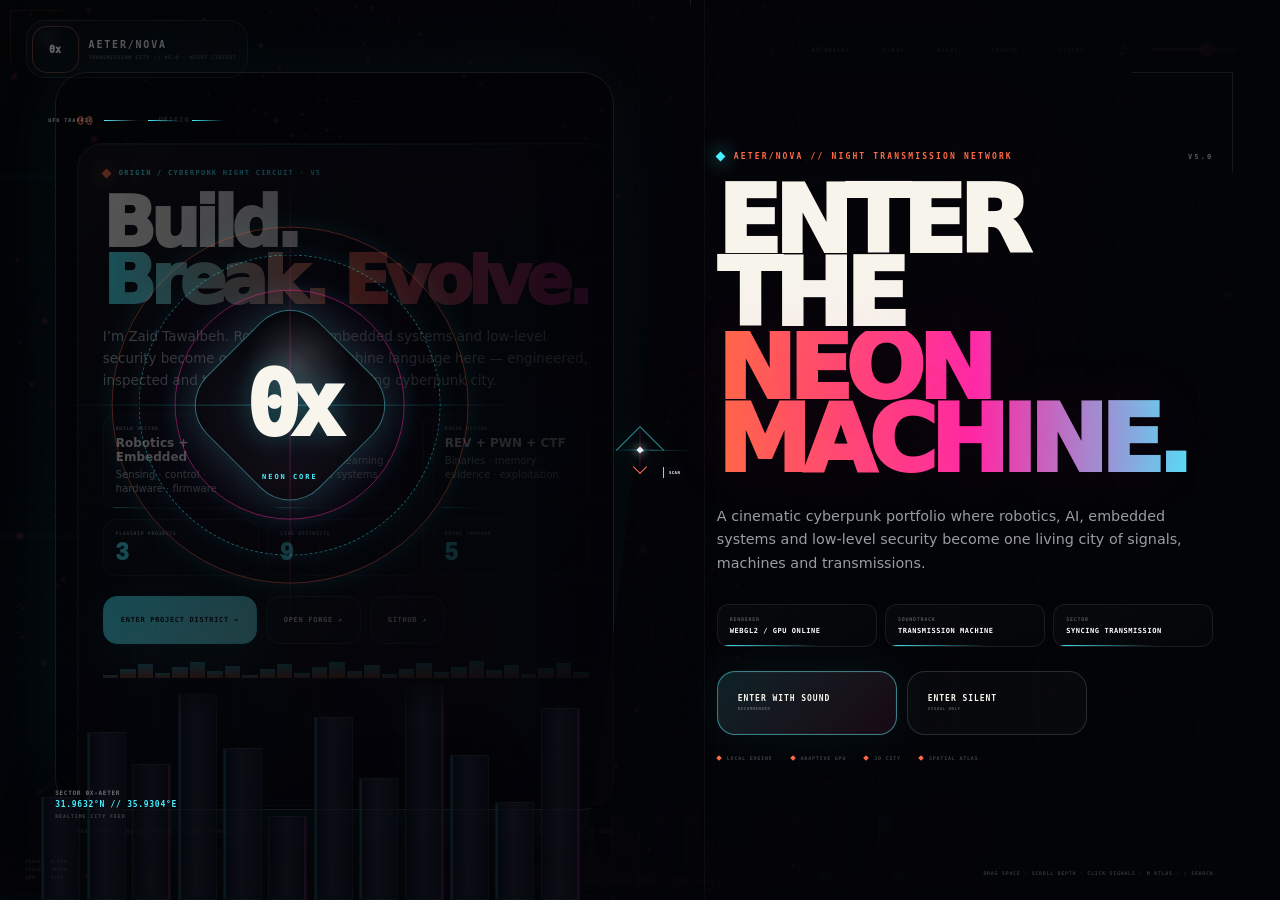
<file: index.html>
<!doctype html>
<html lang="en">
<head>
  <meta charset="utf-8" />
  <meta name="viewport" content="width=device-width,initial-scale=1,viewport-fit=cover" />
  <meta name="theme-color" content="#05070b" />
  <meta name="description" content="0xAeterNova — Transmission Machine V5.0. Cinematic cyberpunk portfolio for robotics, AI, embedded systems and low-level security." />
  <title>0xAeterNova // Transmission Machine V5</title>
  <link rel="icon" href="assets/ui/favicon.svg" />
  <link rel="stylesheet" href="css/app.css?v=5.0.0" />
  <script defer src="js/bootstrap.js?v=5.0.0"></script>
</head>
<body data-route="home">
  <canvas id="webgl" aria-hidden="true"></canvas>
  <div class="atmosphere" aria-hidden="true"></div>
  <div class="rain" aria-hidden="true"></div>
  <div class="film" aria-hidden="true"></div>
  <div class="edge-shade" aria-hidden="true"></div>
  <div class="scan-beam" aria-hidden="true"></div>

  <div id="boot" class="boot">
    <div class="boot-viewport" aria-hidden="true">
      <div class="boot-grid"></div>
      <div class="boot-core">
        <i class="bc-ring r1"></i><i class="bc-ring r2"></i><i class="bc-ring r3"></i>
        <span class="bc-axis x"></span><span class="bc-axis y"></span>
        <b>0x</b><em>NEON CORE</em>
      </div>
      <div class="boot-skyline">
        <i style="--h:44%"></i><i style="--h:72%"></i><i style="--h:58%"></i><i style="--h:88%"></i><i style="--h:65%"></i><i style="--h:36%"></i><i style="--h:78%"></i><i style="--h:52%"></i><i style="--h:92%"></i><i style="--h:62%"></i><i style="--h:42%"></i><i style="--h:82%"></i>
      </div>
      <div class="boot-flight"><span>UFO TRAFFIC</span><i></i><i></i><i></i></div>
      <div class="boot-coordinates"><span>SECTOR 0X-AETER</span><b>31.9632°N // 35.9304°E</b><small>REALTIME CITY FEED</small></div>
    </div>

    <div class="boot-panel">
      <div class="boot-kicker"><i></i><span>AETER/NOVA // NIGHT TRANSMISSION NETWORK</span><b>V5.0</b></div>
      <h1>ENTER THE<br><span>NEON MACHINE.</span></h1>
      <p>A cinematic cyberpunk portfolio where robotics, AI, embedded systems and low-level security become one living city of signals, machines and transmissions.</p>

      <div class="boot-status-grid">
        <div><small>RENDERER</small><b id="boot-renderer">LOCAL WEBGL2</b><i></i></div>
        <div><small>SOUNDTRACK</small><b>TRANSMISSION MACHINE</b><i></i></div>
        <div><small>SECTOR</small><b id="boot-status">INITIALIZING CITY</b><i></i></div>
      </div>

      <div class="boot-actions">
        <button id="enter-sound" class="enter primary magnetic" type="button"><span>ENTER WITH SOUND</span><em>RECOMMENDED</em></button>
        <button id="enter-silent" class="enter magnetic" type="button"><span>ENTER SILENT</span><em>VISUAL ONLY</em></button>
      </div>

      <div class="boot-meta"><span>LOCAL ENGINE</span><span>ADAPTIVE GPU</span><span>3D CITY</span><span>SPATIAL ATLAS</span></div>
      <div id="boot-warning" class="boot-warning" hidden></div>
      <div class="boot-instruction">DRAG SPACE · SCROLL DEPTH · CLICK SIGNALS · M ATLAS · / SEARCH</div>
    </div>
  </div>

  <div id="transition" class="transition" aria-hidden="true">
    <div class="transition-grid"></div>
    <div class="transition-horizon"></div>
    <div class="transition-iris"><i></i><i></i><i></i></div>
    <div class="transition-word"><small id="transition-kicker">TRANSMITTING</small><b id="transition-word">ORIGIN</b><em>SECTOR HANDOFF</em></div>
    <div class="blade b1"></div><div class="blade b2"></div><div class="blade b3"></div><div class="blade b4"></div><div class="blade b5"></div>
    <div class="tx-line l1"></div><div class="tx-line l2"></div><div class="tx-line l3"></div><div class="tx-line l4"></div>
    <div class="transition-flare"></div>
  </div>

  <header class="topbar" id="topbar">
    <button class="brand magnetic" type="button" data-route="home" aria-label="Home">
      <span class="brand-glyph">0x</span>
      <span class="brand-copy"><b>AETER/NOVA</b><small>TRANSMISSION CITY // V5.0 · NIGHT CIRCUIT</small></span>
    </button>
    <div class="top-controls">
      <button class="micro-btn magnetic" id="tour-btn" type="button">AUTOPILOT</button>
      <button class="micro-btn magnetic" id="explode-btn" type="button" title="Separate the active 3D machine into engineering layers">X-RAY</button>
      <button class="micro-btn magnetic" id="map-btn" type="button">ATLAS</button>
      <button class="micro-btn magnetic" id="command-btn" type="button">SEARCH /</button>
      <button class="micro-btn magnetic" id="cinema-btn" type="button">CINEMA</button>
      <div class="sound-cluster">
        <button class="round-btn magnetic" id="sound-btn" type="button" aria-label="Toggle audio">♪</button>
        <input id="volume" class="volume" type="range" min="0" max="100" value="68" aria-label="Audio volume" />
      </div>
    </div>
  </header>

  <nav class="phase-dial" id="phase-dial" aria-label="Portfolio sections"></nav>

  <aside id="lens" class="lens lens-left" aria-live="polite">
    <div class="lens-index"><span id="lens-num">00</span><i></i><span id="lens-code">ORIGIN</span></div>
    <div id="lens-content" class="lens-content"></div>
    <div class="lens-foot"><span id="lens-hint">DRAG SPACE · SCROLL DEPTH · CLICK SIGNALS</span><span id="lens-status">LOCAL 3D INITIALIZING</span></div>
  </aside>

  <div class="telemetry" id="telemetry" aria-hidden="true">
    <span>PHASE</span><b id="telemetry-phase">0.000</b><span>FIELD</span><b id="telemetry-field">AETER</b><span>GPU</span><b id="telemetry-gpu">AUTO</b>
  </div>

  <div class="cursor" id="cursor" aria-hidden="true">
    <i class="cursor-core"></i><b class="cursor-frame"></b><span class="cursor-arm h"></span><span class="cursor-arm v"></span><span class="cursor-beam"></span><em id="cursor-lock">SCAN</em>
  </div>
  <div id="cursor-trail" class="cursor-trail" aria-hidden="true"></div>
  <div id="cursor-pulses" class="cursor-pulses" aria-hidden="true"></div>

  <div class="world-ornaments" aria-hidden="true">
    <i class="orbit-arc a1"></i><i class="orbit-arc a2"></i><i class="orbit-arc a3"></i>
    <span class="horizon-code">AETER/NOVA // NIGHT CIRCUIT 5.0</span>
    <b class="world-corner c1"></b><b class="world-corner c2"></b>
    <span class="city-ticker">SECTOR LIGHTS ONLINE // TRAFFIC NORMAL // SIGNAL ENCRYPTION ACTIVE</span>
  </div>

  <section id="map" class="overlay map-overlay" aria-label="3D signal atlas" hidden>
    <div class="atlas-hud">
      <div class="atlas-eyebrow"><i></i><span>SPATIAL NAVIGATION NETWORK</span><b id="atlas-node-count">00 SIGNALS</b></div>
      <h2>NEON<br><span>ATLAS</span></h2>
      <p>Orbit the city lattice. Hover to isolate routes, project districts and transmission links. Click any node to jump directly into that sector.</p>
      <div class="atlas-legend"><span><i class="dot core"></i>CORE</span><span><i class="dot project"></i>PROJECT</span><span><i class="dot craft"></i>TRAFFIC</span><span><i class="dot district"></i>DISTRICT</span></div>
      <button class="map-close magnetic" type="button" data-close="map">CLOSE ATLAS ×</button>
    </div>
    <div class="atlas-focus"><small>TARGET LOCK</small><b id="map-focus-name">NO SIGNAL</b><span id="map-focus-meta">MOVE THROUGH THE CONSTELLATION</span><i class="focus-wave"></i><i class="focus-wave w2"></i></div>
    <div class="atlas-route-stack" id="atlas-route-stack"></div>
    <div class="map-reticle" aria-hidden="true"><i></i><i></i><b></b><span></span><em></em></div>
    <div class="atlas-sweep" aria-hidden="true"></div>
    <div id="map-labels" class="map-labels"></div>
    <div class="map-coordinates"><span>ASTROMETRY</span><b id="map-readout">00.000 // 00.000</b><small>AETER/NOVA NAVCOM // M</small></div>
  </section>

  <section id="command" class="overlay search-overlay" aria-label="Spectral search" hidden>
    <div class="search-console">
      <div class="search-head"><div><small>SPECTRAL ACQUISITION ARRAY // /</small><b>Find a project, skill, system or district</b></div><button class="close-btn magnetic" type="button" data-close="search">×</button></div>
      <div class="search-input-wrap"><span class="search-prompt">λ</span><input id="command-input" class="command-input" autocomplete="off" placeholder="Try: reverse, Rust, RuVigil, forensics, AI…" /><b class="search-caret"></b></div>
      <div class="search-spectrum" aria-hidden="true">${''}</div>
      <div id="command-results" class="command-results"></div>
      <div class="search-foot"><span>↑ ↓ TUNE</span><span>ENTER LOCK</span><span>ESC RELEASE</span></div>
    </div>
    <div class="search-radar" aria-hidden="true"><i></i><i></i><i></i><b></b><span></span><em>ACQUIRING</em></div>
    <div class="search-vector" aria-hidden="true"><i></i><i></i><i></i><i></i></div>
    <div class="search-echo" id="search-echo" aria-hidden="true">AWAITING SIGNAL</div>
  </section>

  <div id="engine-error" class="engine-error" hidden></div>
  <div id="disassembly-hud" class="disassembly-hud" hidden><small>ENGINEERING X-RAY // X</small><b>MACHINE OPEN</b><span>The active structure is separated into functional shells. Drag to inspect · X to close.</span><i></i></div>
  <div id="toast" class="toast"></div>
  <div class="mobile-tip">SWIPE SPACE · TAP SIGNALS · USE BOTTOM PHASE RAIL</div>
  <div class="build-badge" title="If you see this, V5.0 is loaded">BUILD 5.0 · NIGHT CIRCUIT</div>

  <audio id="soundtrack" preload="auto" loop crossorigin="anonymous">
    <source src="assets/audio/transmission-machine.ogg" type="audio/ogg" />
    <source src="assets/audio/transmission-machine.mp3" type="audio/mpeg" />
  </audio>

  <script type="module" src="js/app.js?v=5.0.0"></script>
</body>
</html>
</file>
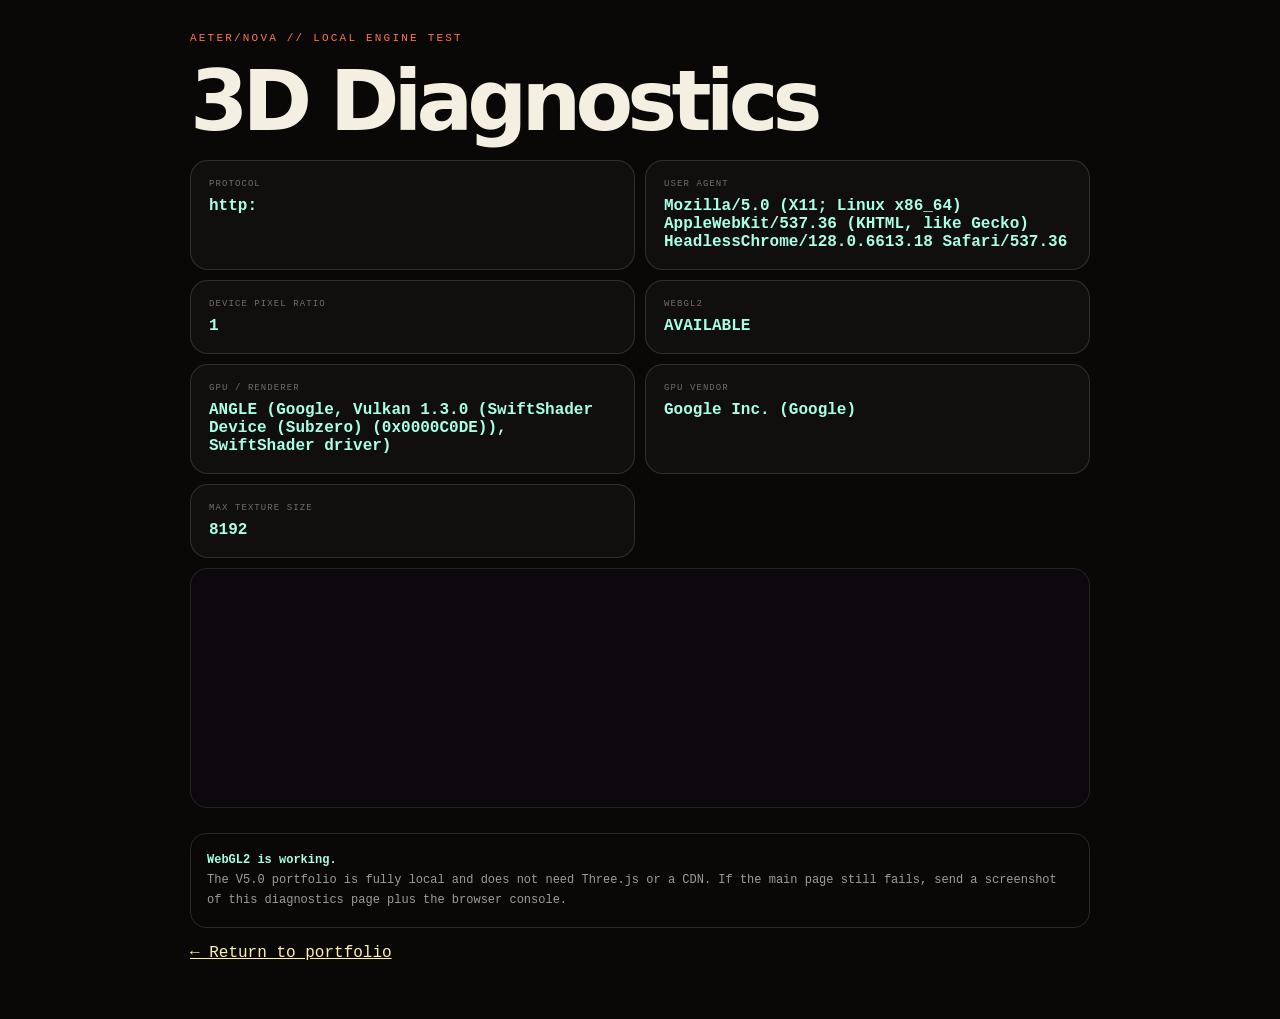
<file: DIAGNOSTICS.html>
<!doctype html><html lang="en"><head><meta charset="utf-8"><meta name="viewport" content="width=device-width,initial-scale=1"><title>AeterNova Diagnostics</title><style>
*{box-sizing:border-box}body{margin:0;background:#090807;color:#f5efe2;font-family:ui-monospace,SFMono-Regular,Menlo,monospace;min-height:100vh;padding:32px}main{max-width:900px;margin:auto}h1{font:900 clamp(40px,7vw,84px)/.9 system-ui,sans-serif;letter-spacing:-.07em;margin:20px 0}.k{color:#ff744f;letter-spacing:.2em;font-size:11px}.grid{display:grid;grid-template-columns:repeat(2,1fr);gap:10px}.card{padding:18px;border:1px solid #ffffff22;border-radius:18px;background:#ffffff08}.card small,.card b,.card span{display:block}.card small{color:#ffffff66;font-size:9px;letter-spacing:.12em}.card b{margin-top:8px;font-size:16px}.ok{color:#a9ffe6}.bad{color:#ff8e70}canvas{width:100%;height:240px;border:1px solid #ffffff22;border-radius:18px;margin-top:10px;background:#050506}.note{margin-top:20px;padding:16px;border:1px solid #ffffff22;border-radius:16px;color:#ffffff99;line-height:1.7;font-size:12px}a{color:#fff0ad}@media(max-width:650px){.grid{grid-template-columns:1fr}body{padding:18px}}
</style></head><body><main><div class="k">AETER/NOVA // LOCAL ENGINE TEST</div><h1>3D Diagnostics</h1><div class="grid" id="grid"></div><canvas id="test"></canvas><div class="note" id="note"></div><p><a href="index.html">← Return to portfolio</a></p></main><script>
const grid=document.getElementById('grid'),note=document.getElementById('note'),canvas=document.getElementById('test');
function card(k,v,ok=true){grid.insertAdjacentHTML('beforeend',`<div class="card"><small>${k}</small><b class="${ok?'ok':'bad'}">${v}</b></div>`)}
card('PROTOCOL',location.protocol,location.protocol!=='file:');card('USER AGENT',navigator.userAgent,true);card('DEVICE PIXEL RATIO',String(devicePixelRatio),true);
let gl=null;try{gl=canvas.getContext('webgl2',{antialias:true});}catch(e){}
card('WEBGL2',gl?'AVAILABLE':'UNAVAILABLE',!!gl);
if(gl){const dbg=gl.getExtension('WEBGL_debug_renderer_info');const renderer=dbg?gl.getParameter(dbg.UNMASKED_RENDERER_WEBGL):gl.getParameter(gl.RENDERER);const vendor=dbg?gl.getParameter(dbg.UNMASKED_VENDOR_WEBGL):gl.getParameter(gl.VENDOR);card('GPU / RENDERER',renderer||'unknown',true);card('GPU VENDOR',vendor||'unknown',true);card('MAX TEXTURE SIZE',String(gl.getParameter(gl.MAX_TEXTURE_SIZE)),true);gl.viewport(0,0,canvas.width=900,canvas.height=240);gl.clearColor(.05,.03,.05,1);gl.clear(gl.COLOR_BUFFER_BIT);note.innerHTML='<b class="ok">WebGL2 is working.</b><br>The V5.0 portfolio is fully local and does not need Three.js or a CDN. If the main page still fails, send a screenshot of this diagnostics page plus the browser console.';}else{note.innerHTML='<b class="bad">WebGL2 is disabled or unavailable.</b><br>In Chrome/Edge, enable hardware acceleration in browser settings and restart the browser. Then try again.'}
</script></body></html>
</file>
<file: css/app.css>
:root{
  --bg:#04060a;--panel:rgba(7,10,15,.78);--panel2:rgba(12,13,21,.66);--text:#f7f4ec;--muted:rgba(236,240,246,.58);--line:rgba(255,255,255,.12);
  --a:#ff6a45;--b:#ff2ba6;--c:#45f1ff;--ease:cubic-bezier(.16,1,.3,1);--safe:clamp(14px,2vw,34px);--audio-level:0;--render-quality:1
}
*{box-sizing:border-box}html,body{margin:0;width:100%;height:100%;overflow:hidden;background:var(--bg);color:var(--text);font-family:Inter,ui-sans-serif,system-ui,-apple-system,BlinkMacSystemFont,"Segoe UI",sans-serif}body{cursor:none}button,input,a{font:inherit;color:inherit}button{cursor:none}button,a{-webkit-tap-highlight-color:transparent}::selection{background:var(--c);color:#020407}a{text-decoration:none}
#webgl{position:fixed;inset:0;z-index:0;width:100%;height:100%;display:block;background:#030509}
.atmosphere,.rain,.film,.edge-shade,.scan-beam{position:fixed;inset:0;pointer-events:none}.atmosphere{z-index:1;background:radial-gradient(circle at 75% 18%,color-mix(in srgb,var(--b) 9%,transparent),transparent 35%),radial-gradient(circle at 20% 82%,color-mix(in srgb,var(--c) 7%,transparent),transparent 36%);mix-blend-mode:screen;transition:background 1s var(--ease)}.rain{z-index:2;opacity:.11;background-image:repeating-linear-gradient(102deg,transparent 0 16px,rgba(255,255,255,.22) 17px,transparent 18px 42px);background-size:330px 620px;animation:rainShift 3.8s linear infinite;mask-image:linear-gradient(transparent,rgba(0,0,0,.8) 20%,rgba(0,0,0,.95) 75%,transparent)}@keyframes rainShift{to{background-position:-90px 620px}}.film{z-index:3;opacity:.04;mix-blend-mode:soft-light;background-image:url("data:image/svg+xml,%3Csvg viewBox='0 0 180 180' xmlns='http://www.w3.org/2000/svg'%3E%3Cfilter id='n'%3E%3CfeTurbulence type='fractalNoise' baseFrequency='.82' numOctaves='3' stitchTiles='stitch'/%3E%3C/filter%3E%3Crect width='100%25' height='100%25' filter='url(%23n)' opacity='.42'/%3E%3C/svg%3E")}.edge-shade{z-index:4;background:radial-gradient(circle at 50% 44%,transparent 20%,rgba(0,0,0,.08) 56%,rgba(0,0,0,.62) 120%)}.scan-beam{z-index:4;opacity:.1;background:linear-gradient(180deg,transparent 0 48%,color-mix(in srgb,var(--c) 42%,transparent) 49%,transparent 50% 100%);background-size:100% 360px;animation:scan 8s linear infinite;mix-blend-mode:screen}@keyframes scan{to{background-position:0 360px}}

/* BOOT — same cyberpunk language as the runtime */
.boot{position:fixed;inset:0;z-index:1400;display:grid;grid-template-columns:minmax(0,1.08fr) minmax(500px,.92fr);background:linear-gradient(90deg,rgba(2,5,9,.55),rgba(3,4,8,.91) 57%,rgba(3,4,8,.98));transition:opacity 1s var(--ease),visibility 1s var(--ease),transform 1s var(--ease)}.boot:before{content:"";position:absolute;inset:0;pointer-events:none;background:linear-gradient(90deg,transparent 0 55%,rgba(255,255,255,.045) 55.05%,transparent 55.1%),repeating-linear-gradient(90deg,transparent 0 79px,rgba(255,255,255,.018) 80px),repeating-linear-gradient(0deg,transparent 0 79px,rgba(255,255,255,.014) 80px)}.boot.leaving{opacity:0;visibility:hidden;transform:scale(1.025)}.boot.starting .boot-core{filter:saturate(1.4) brightness(1.18)}
.boot-viewport{position:relative;overflow:hidden;border-right:1px solid rgba(255,255,255,.08);background:linear-gradient(135deg,rgba(4,10,16,.1),rgba(4,5,8,.42));clip-path:polygon(0 0,100% 0,84% 100%,0 100%)}.boot-viewport:before{content:"";position:absolute;inset:8% 11% 10% 8%;border:1px solid rgba(255,255,255,.08);border-radius:32px;box-shadow:inset 0 0 70px rgba(0,0,0,.25),0 0 80px color-mix(in srgb,var(--c) 5%,transparent)}.boot-grid{position:absolute;inset:0;opacity:.2;background:linear-gradient(color-mix(in srgb,var(--c) 18%,transparent) 1px,transparent 1px),linear-gradient(90deg,color-mix(in srgb,var(--b) 15%,transparent) 1px,transparent 1px);background-size:62px 62px;transform:perspective(620px) rotateX(68deg) translateY(48%);transform-origin:center bottom;mask-image:linear-gradient(transparent,black 38%,black 75%,transparent)}
.boot-core{position:absolute;left:42%;top:45%;width:min(31vw,500px);aspect-ratio:1;transform:translate(-50%,-50%);display:grid;place-items:center;transition:.5s var(--ease)}.boot-core:before{content:"";position:absolute;inset:30%;border-radius:26%;background:radial-gradient(circle at 35% 28%,rgba(255,255,255,.18),transparent 34%),linear-gradient(145deg,#080b12,#15101a);border:1px solid color-mix(in srgb,var(--c) 34%,rgba(255,255,255,.12));box-shadow:inset 0 0 45px rgba(0,0,0,.68),0 0 44px color-mix(in srgb,var(--c) 22%,transparent),0 0 100px color-mix(in srgb,var(--b) 10%,transparent);transform:rotate(45deg)}.boot-core b{position:relative;z-index:2;font:950 clamp(62px,7vw,112px)/1 ui-monospace,monospace;letter-spacing:-.11em;color:#f8f5ec;text-shadow:0 0 26px color-mix(in srgb,var(--c) 26%,transparent)}.boot-core em{position:absolute;z-index:3;top:67%;font:900 7px ui-monospace,monospace;font-style:normal;letter-spacing:.28em;color:var(--c)}.bc-ring{position:absolute;border:1px solid color-mix(in srgb,var(--c) 38%,transparent);border-radius:50%;box-shadow:0 0 26px color-mix(in srgb,var(--c) 8%,transparent)}.bc-ring.r1{inset:12%;border-style:dashed;animation:spin 16s linear infinite}.bc-ring.r2{inset:21%;border-color:color-mix(in srgb,var(--b) 45%,transparent);animation:spin 10s linear infinite reverse}.bc-ring.r3{inset:5%;border-color:color-mix(in srgb,var(--a) 28%,transparent);animation:spin 29s linear infinite}.bc-axis{position:absolute;background:linear-gradient(90deg,transparent,var(--c),transparent);opacity:.34}.bc-axis.x{width:118%;height:1px}.bc-axis.y{height:118%;width:1px;background:linear-gradient(transparent,var(--b),transparent)}@keyframes spin{to{rotate:360deg}}
.boot-skyline{position:absolute;left:0;right:10%;bottom:0;height:26%;display:flex;align-items:flex-end;gap:1.2%;padding:0 6%;opacity:.72;mask-image:linear-gradient(transparent,black 22%)}.boot-skyline i{flex:1;height:var(--h);min-width:16px;background:linear-gradient(90deg,#060910,#10111a 45%,#080b12);border:1px solid rgba(255,255,255,.035);box-shadow:inset 2px 0 color-mix(in srgb,var(--c) 10%,transparent),0 -14px 42px rgba(0,0,0,.3)}.boot-skyline i:nth-child(3n){box-shadow:inset -2px 0 color-mix(in srgb,var(--b) 13%,transparent)}.boot-flight{position:absolute;left:7%;top:13%;display:flex;align-items:center;gap:12px;color:rgba(255,255,255,.38);font:800 5px ui-monospace,monospace;letter-spacing:.2em}.boot-flight i{width:32px;height:1px;background:linear-gradient(90deg,var(--c),transparent);animation:flightPulse 1.6s ease-in-out infinite}.boot-flight i:nth-of-type(2){animation-delay:-.5s}.boot-flight i:nth-of-type(3){animation-delay:-1s}@keyframes flightPulse{50%{width:70px;filter:brightness(1.8)}}.boot-coordinates{position:absolute;left:8%;bottom:9%;display:grid;gap:4px;color:rgba(255,255,255,.42);font:800 6px ui-monospace,monospace;letter-spacing:.12em}.boot-coordinates b{color:var(--c);font-size:8px}.boot-coordinates small{color:rgba(255,255,255,.24);letter-spacing:.18em}
.boot-panel{position:relative;display:flex;flex-direction:column;justify-content:center;padding:clamp(36px,5vw,92px) clamp(34px,5.2vw,96px) clamp(32px,4vw,70px) clamp(24px,2vw,44px);min-width:0}.boot-panel:after{content:"";position:absolute;right:8%;top:8%;width:100px;height:100px;border-top:1px solid rgba(255,255,255,.08);border-right:1px solid rgba(255,255,255,.08)}.boot-kicker{display:flex;align-items:center;gap:10px;color:var(--a);font:900 8px ui-monospace,monospace;letter-spacing:.27em}.boot-kicker i{width:7px;height:7px;background:var(--c);box-shadow:0 0 18px var(--c);transform:rotate(45deg)}.boot-kicker b{margin-left:auto;color:rgba(255,255,255,.34);font-size:7px}.boot-panel h1{margin:24px 0 0;max-width:850px;font-size:clamp(70px,7.3vw,138px);line-height:.78;letter-spacing:-.075em;font-weight:950}.boot-panel h1 span{display:block;background:linear-gradient(90deg,var(--a),var(--b) 52%,var(--c));-webkit-background-clip:text;background-clip:text;color:transparent;text-shadow:0 0 70px color-mix(in srgb,var(--b) 8%,transparent)}.boot-panel>p{max-width:680px;margin:28px 0 0;color:rgba(239,243,248,.64);font-size:clamp(13px,1.12vw,18px);line-height:1.65}.boot-status-grid{display:grid;grid-template-columns:repeat(3,minmax(0,1fr));gap:8px;margin-top:28px}.boot-status-grid div{position:relative;padding:11px 12px;border:1px solid rgba(255,255,255,.08);border-radius:12px;background:linear-gradient(145deg,rgba(255,255,255,.025),rgba(255,255,255,.01));overflow:hidden}.boot-status-grid small,.boot-status-grid b{display:block}.boot-status-grid small{font:800 5px ui-monospace,monospace;letter-spacing:.15em;color:rgba(255,255,255,.31)}.boot-status-grid b{margin-top:5px;font:850 7px ui-monospace,monospace;letter-spacing:.08em;color:#fff}.boot-status-grid i{position:absolute;left:0;bottom:0;width:64%;height:1px;background:linear-gradient(90deg,var(--c),transparent);animation:statusScan 2.2s ease-in-out infinite alternate}@keyframes statusScan{to{width:100%;filter:brightness(1.8)}}.boot-actions{display:flex;gap:10px;margin-top:24px}.enter{min-width:180px;height:64px;padding:0 20px;border:1px solid rgba(255,255,255,.14);border-radius:18px;background:rgba(255,255,255,.025);display:grid;align-content:center;gap:3px;text-align:left;transition:border-color .3s var(--ease),background .3s var(--ease),box-shadow .3s var(--ease)}.enter span{font:900 8px ui-monospace,monospace;letter-spacing:.12em}.enter em{font:800 4px ui-monospace,monospace;font-style:normal;letter-spacing:.14em;color:rgba(255,255,255,.32)}.enter.primary{border-color:color-mix(in srgb,var(--c) 40%,rgba(255,255,255,.12));background:linear-gradient(135deg,color-mix(in srgb,var(--c) 13%,transparent),color-mix(in srgb,var(--b) 8%,transparent));box-shadow:inset 0 0 0 1px rgba(255,255,255,.025),0 0 50px color-mix(in srgb,var(--c) 7%,transparent)}.enter:hover{border-color:var(--c);background:color-mix(in srgb,var(--c) 8%,rgba(255,255,255,.025));box-shadow:0 0 44px color-mix(in srgb,var(--c) 10%,transparent)}.boot-meta{display:flex;gap:18px;flex-wrap:wrap;margin-top:20px;color:rgba(255,255,255,.24);font:800 5px ui-monospace,monospace;letter-spacing:.16em}.boot-meta span:before{content:"";display:inline-block;width:4px;height:4px;margin-right:6px;background:var(--a);transform:rotate(45deg)}.boot-warning{margin-top:16px;padding:10px;border-left:2px solid var(--a);background:rgba(255,91,73,.06);color:#ffd4c7;font:700 10px/1.5 ui-monospace,monospace}.boot-instruction{position:absolute;right:clamp(34px,5.2vw,96px);bottom:24px;color:rgba(255,255,255,.2);font:800 5px ui-monospace,monospace;letter-spacing:.14em}

/* GLOBAL HUD */
.topbar{position:fixed;z-index:120;left:var(--safe);right:var(--safe);top:18px;height:62px;display:flex;align-items:center;justify-content:space-between;gap:18px;transition:opacity .35s var(--ease),transform .45s var(--ease)}.brand{height:58px;padding:5px 10px 5px 5px;border:1px solid var(--line);border-radius:19px;background:linear-gradient(145deg,rgba(8,11,16,.76),rgba(13,10,16,.54));backdrop-filter:blur(18px) saturate(1.25);display:flex;align-items:center;gap:10px;text-align:left;box-shadow:0 18px 45px rgba(0,0,0,.22)}.brand-glyph{display:grid;place-items:center;width:47px;height:47px;border:1px solid color-mix(in srgb,var(--a) 32%,var(--line));border-radius:15px;background:radial-gradient(circle at 30% 20%,rgba(255,255,255,.08),transparent 35%),#0b0c12;color:#fff;font:950 10px ui-monospace,monospace;box-shadow:inset 0 0 30px rgba(0,0,0,.5),0 0 30px color-mix(in srgb,var(--a) 7%,transparent)}.brand-copy b,.brand-copy small{display:block}.brand-copy b{font:900 10px ui-monospace,monospace;letter-spacing:.18em}.brand-copy small{margin-top:4px;color:rgba(255,255,255,.34);font:750 5px ui-monospace,monospace;letter-spacing:.12em}.top-controls{display:flex;align-items:center;gap:5px;padding:5px;border:1px solid rgba(255,255,255,.075);border-radius:999px;background:rgba(6,8,12,.55);backdrop-filter:blur(20px) saturate(1.2);box-shadow:0 18px 44px rgba(0,0,0,.18)}.micro-btn,.round-btn{border:1px solid transparent;background:transparent;color:rgba(255,255,255,.63);transition:border-color .25s,color .25s,background .25s,box-shadow .25s}.micro-btn{height:42px;padding:0 13px;border-radius:999px;font:850 6px ui-monospace,monospace;letter-spacing:.11em}.micro-btn:hover,.micro-btn.on{color:#fff;border-color:color-mix(in srgb,var(--a) 38%,transparent);background:color-mix(in srgb,var(--a) 8%,transparent);box-shadow:0 0 20px color-mix(in srgb,var(--a) 6%,transparent)}.round-btn{width:40px;height:40px;border-radius:50%;font-size:16px}.round-btn:hover{color:var(--c);border-color:color-mix(in srgb,var(--c) 40%,transparent)}.sound-cluster{display:flex;align-items:center;gap:6px;padding-right:9px}.volume{width:86px;height:3px;accent-color:var(--a);cursor:none}
.phase-dial{position:fixed;z-index:112;right:var(--safe);top:50%;transform:translateY(-50%);display:flex;flex-direction:column;gap:1px;padding:6px;border:1px solid var(--line);border-radius:999px;background:rgba(5,7,11,.54);backdrop-filter:blur(16px);box-shadow:0 22px 60px rgba(0,0,0,.26);transition:opacity .35s var(--ease),transform .45s var(--ease)}.phase-node{position:relative;width:38px;height:38px;border:0;border-radius:50%;background:transparent;color:rgba(255,255,255,.35);font:850 6px ui-monospace,monospace;transition:.26s var(--ease)}.phase-node:hover,.phase-node.active{color:#fff;background:color-mix(in srgb,var(--a) 10%,transparent);box-shadow:inset 0 0 0 1px color-mix(in srgb,var(--a) 50%,transparent),0 0 22px color-mix(in srgb,var(--a) 7%,transparent)}.phase-label{position:absolute;right:48px;top:50%;transform:translateY(-50%) translateX(8px);padding:7px 10px;border:1px solid var(--line);border-radius:999px;background:rgba(5,7,11,.9);opacity:0;pointer-events:none;white-space:nowrap;font:850 6px ui-monospace,monospace;letter-spacing:.12em;transition:.22s var(--ease)}.phase-node:hover .phase-label{opacity:1;transform:translateY(-50%) translateX(0)}

/* INFORMATION LENS */
.lens{position:fixed;z-index:90;top:104px;bottom:66px;width:min(680px,42vw);display:flex;flex-direction:column;transition:left .6s var(--ease),right .6s var(--ease),width .6s var(--ease),opacity .35s var(--ease),transform .45s var(--ease)}.lens-left{left:6vw;right:auto}.lens-right{right:7vw;left:auto}.lens-center{left:50%;right:auto;transform:translateX(-50%);width:min(820px,54vw)}.lens.switching{opacity:.12;transform:translateY(16px) scale(.985)}.lens-center.switching{transform:translateX(-50%) translateY(16px) scale(.985)}.lens-index{height:32px;display:flex;align-items:center;gap:11px;margin-bottom:7px;color:rgba(255,255,255,.38);font:850 7px ui-monospace,monospace;letter-spacing:.14em}.lens-index span:first-child{color:var(--a);font-size:13px}.lens-index i{width:42px;height:1px;background:linear-gradient(90deg,var(--a),transparent)}.lens-content{position:relative;flex:1;min-height:0;overflow:auto;overscroll-behavior:contain;padding:25px;border:1px solid var(--line);border-radius:26px;background:linear-gradient(145deg,rgba(8,11,16,.82),rgba(9,7,13,.69));backdrop-filter:blur(22px) saturate(1.22);box-shadow:0 35px 120px rgba(0,0,0,.35),inset 0 1px rgba(255,255,255,.035);scrollbar-width:thin;scrollbar-color:color-mix(in srgb,var(--a) 28%,transparent) transparent}.lens-content:before{content:"";position:absolute;inset:0;pointer-events:none;border-radius:inherit;background:linear-gradient(135deg,color-mix(in srgb,var(--a) 5%,transparent),transparent 35%,color-mix(in srgb,var(--b) 4%,transparent))}.lens-content:after{content:"";position:absolute;left:0;right:0;top:0;height:1px;background:linear-gradient(90deg,transparent,var(--c),transparent);opacity:.25}.lens-foot{height:28px;display:flex;align-items:end;justify-content:space-between;gap:14px;color:rgba(255,255,255,.27);font:750 5.5px ui-monospace,monospace;letter-spacing:.09em}.lens h1,.lens h2,.lens p,.lens section,.lens div{position:relative;z-index:1}.lens h1{margin:18px 0 0;font-size:clamp(60px,5.4vw,96px);line-height:.82;letter-spacing:-.075em;font-weight:950}.lens h1>span{display:block}.lens h2{margin:14px 0 0;font-size:clamp(47px,4.2vw,78px);line-height:.88;letter-spacing:-.065em;font-weight:950}.spectral{background:linear-gradient(90deg,var(--c),var(--a),var(--b));-webkit-background-clip:text;background-clip:text;color:transparent}.kicker{display:flex;align-items:center;gap:9px;color:var(--c);font:900 7px ui-monospace,monospace;letter-spacing:.18em;text-transform:uppercase}.kicker:before{content:"";width:7px;height:7px;transform:rotate(45deg);background:var(--a);box-shadow:0 0 18px var(--a)}.lead{max-width:650px;margin:18px 0 22px;color:rgba(239,243,248,.7);font-size:clamp(13px,1.05vw,17px);line-height:1.62}.actions{display:flex;gap:9px;flex-wrap:wrap;margin-top:20px}.action{min-height:48px;padding:0 17px;display:inline-flex;align-items:center;justify-content:center;border:1px solid var(--line);border-radius:14px;background:linear-gradient(145deg,rgba(255,255,255,.035),rgba(255,255,255,.012));font:900 7px ui-monospace,monospace;letter-spacing:.1em;text-transform:uppercase;transition:border-color .26s,box-shadow .26s,background .26s}.action:hover{border-color:var(--a);box-shadow:0 0 34px color-mix(in srgb,var(--a) 9%,transparent)}.action.primary{color:#031014;border-color:var(--c);background:linear-gradient(135deg,var(--c),color-mix(in srgb,var(--c) 72%,#fff 28%));box-shadow:0 12px 36px color-mix(in srgb,var(--c) 12%,transparent)}

/* HOME */
.hero-panels,.signal-stats,.lab-grid,.identity-modules,.timeline-rail,.arsenal-grid,.mission-grid{display:grid;gap:8px}.hero-panels{grid-template-columns:repeat(3,minmax(0,1fr));margin:16px 0 10px}.hero-panels section,.signal-stats div,.lab-grid section,.identity-modules section,.timeline-rail article,.arsenal-grid article,.mission-grid article{position:relative;padding:11px 12px;border:1px solid rgba(255,255,255,.075);border-radius:14px;background:linear-gradient(145deg,rgba(13,15,22,.72),rgba(11,8,15,.44));overflow:hidden;transform-style:preserve-3d;transition:border-color .24s,background .24s,box-shadow .24s}.hero-panels section:after,.lab-grid section:after,.identity-modules section:after,.timeline-rail article:after,.arsenal-grid article:after,.mission-grid article:after{content:"";position:absolute;left:-40%;bottom:0;width:70%;height:1px;background:linear-gradient(90deg,transparent,var(--c),transparent);transition:left .45s var(--ease)}.hero-panels section:hover:after,.lab-grid section:hover:after,.identity-modules section:hover:after,.timeline-rail article:hover:after,.arsenal-grid article:hover:after,.mission-grid article:hover:after{left:70%}.hero-panels section:hover,.lab-grid section:hover,.identity-modules section:hover,.timeline-rail article:hover,.arsenal-grid article:hover,.mission-grid article:hover{border-color:color-mix(in srgb,var(--a) 32%,var(--line));box-shadow:0 18px 40px rgba(0,0,0,.22),0 0 24px color-mix(in srgb,var(--a) 6%,transparent)}.hero-panels small,.signal-stats small,.lab-grid small,.identity-modules small,.timeline-rail small,.arsenal-grid small,.mission-grid small{display:block;color:var(--muted);font:800 4.8px ui-monospace,monospace;letter-spacing:.14em;margin-bottom:5px}.hero-panels b,.lab-grid b,.identity-modules b,.timeline-rail b,.arsenal-grid b,.mission-grid b{display:block;font-size:12px;margin-bottom:4px}.hero-panels span,.lab-grid p,.identity-modules p,.timeline-rail p,.arsenal-grid p,.mission-grid p{display:block;font-size:10px;line-height:1.48;color:rgba(239,243,248,.7);margin:0}.signal-stats{grid-template-columns:repeat(3,minmax(0,1fr));margin:9px 0 14px}.signal-stats b{font:950 clamp(17px,1.8vw,27px)/1 Inter,sans-serif;color:var(--c)}.frequency-strip{height:18px;display:flex;align-items:flex-end;gap:2px;margin-top:16px;opacity:.48}.frequency-strip i{flex:1;height:var(--h);background:linear-gradient(var(--c),var(--a));transform-origin:bottom;animation:eq 1.1s ease-in-out infinite alternate;animation-delay:calc(var(--i)*-.06s)}@keyframes eq{to{scale:1 .36;opacity:.34}}

/* PROJECTS */
.project-list{display:grid;gap:7px;margin-top:16px}.project-row{position:relative;width:100%;min-height:90px;padding:11px;border:1px solid rgba(255,255,255,.075);border-radius:16px;background:linear-gradient(145deg,rgba(13,14,20,.72),rgba(7,8,12,.44));display:grid;grid-template-columns:38px 1fr 68px;align-items:center;gap:10px;text-align:left;overflow:hidden;transform-style:preserve-3d;transition:border-color .3s,box-shadow .3s,background .3s}.project-row:before{content:"";position:absolute;inset:0;background:radial-gradient(circle at var(--hover-x,50%) var(--hover-y,50%),color-mix(in srgb,var(--project) 11%,transparent),transparent 38%);opacity:0;transition:opacity .25s}.project-row:hover:before{opacity:1}.project-row:hover{border-color:color-mix(in srgb,var(--project) 42%,var(--line));box-shadow:0 18px 42px rgba(0,0,0,.26),0 0 38px color-mix(in srgb,var(--project) 8%,transparent)}.project-row .n{font:900 8px ui-monospace,monospace;color:var(--project)}.project-copy{min-width:0}.project-copy small,.project-copy b,.project-copy p{display:block}.project-copy small{font:800 4.8px ui-monospace,monospace;letter-spacing:.12em;color:var(--muted)}.project-copy b{margin-top:4px;font-size:18px}.project-copy p{margin:4px 0 0;color:rgba(255,255,255,.56);font-size:9px;line-height:1.42}.signal-mark{display:grid;justify-items:center;gap:5px}.signal-mark i{width:28px;height:28px;border:1px solid var(--project);border-radius:50%;box-shadow:0 0 18px color-mix(in srgb,var(--project) 18%,transparent);position:relative}.signal-mark i:after{content:"";position:absolute;inset:7px;background:var(--project);border-radius:50%;animation:signalPulse 1.5s ease-in-out infinite}@keyframes signalPulse{50%{scale:.45;opacity:.35}}.signal-mark b{font:850 5px ui-monospace,monospace;letter-spacing:.12em;color:var(--muted)}
.project-head{display:flex;justify-content:space-between;gap:16px;align-items:flex-start}.project-status{padding:7px 9px;border:1px solid color-mix(in srgb,var(--a) 30%,var(--line));border-radius:999px;color:var(--c);font:800 5px ui-monospace,monospace;white-space:nowrap}.project-visual{position:relative;height:210px;margin:16px 0;border:1px solid var(--line);border-radius:18px;overflow:hidden;background:#06080d}.project-visual img{width:100%;height:100%;object-fit:cover;opacity:.72;filter:saturate(.9) contrast(1.08)}.project-visual:after{content:"";position:absolute;inset:0;background:linear-gradient(90deg,rgba(2,4,7,.5),transparent 38%,rgba(2,4,7,.24)),linear-gradient(0deg,rgba(2,4,7,.6),transparent 42%)}.project-scan{position:absolute;z-index:2;left:0;right:0;height:1px;background:var(--c);box-shadow:0 0 18px var(--c);animation:projectScan 3s linear infinite}@keyframes projectScan{from{top:0}to{top:100%}}.project-visual small{position:absolute;z-index:3;left:12px;bottom:10px;font:850 5px ui-monospace,monospace;letter-spacing:.13em;color:#fff}.project-desc{color:rgba(255,255,255,.68);font-size:11px;line-height:1.6}.tag-cloud{display:flex;flex-wrap:wrap;gap:5px}.tag{padding:6px 8px;border:1px solid rgba(255,255,255,.07);border-radius:999px;color:rgba(255,255,255,.62);font:800 5px ui-monospace,monospace}.project-facts{display:grid;grid-template-columns:repeat(3,1fr);gap:6px;margin-top:12px}.project-facts div{padding:9px;border:1px solid rgba(255,255,255,.06);border-radius:12px;background:rgba(255,255,255,.018)}.project-facts small,.project-facts b{display:block}.project-facts small{font:800 4.5px ui-monospace,monospace;color:var(--muted);letter-spacing:.13em}.project-facts b{margin-top:4px;font-size:9px}

/* CYBER */
.terminal{border:1px solid var(--line);border-radius:16px;background:rgba(2,4,5,.72);overflow:hidden;margin:16px 0}.terminal-head{height:34px;display:flex;align-items:center;gap:6px;padding:0 10px;border-bottom:1px solid var(--line)}.terminal-head i{width:6px;height:6px;border-radius:50%;background:var(--a)}.terminal-head i:nth-child(2){background:var(--c)}.terminal-head i:nth-child(3){background:var(--b)}.terminal-head span{margin-left:auto;color:var(--muted);font:750 5px ui-monospace,monospace}.terminal pre{margin:0;padding:15px;color:rgba(230,255,225,.72);font:750 8px/1.65 ui-monospace,monospace;white-space:pre-wrap}.terminal .p{color:var(--c)}.achievement-stack{display:grid;grid-template-columns:repeat(2,1fr);gap:7px}.achievement-stack a{padding:12px;border:1px solid rgba(255,255,255,.07);border-radius:14px;background:rgba(255,255,255,.018);transition:.25s}.achievement-stack a:hover{border-color:var(--a);background:color-mix(in srgb,var(--a) 6%,transparent)}.achievement-stack small,.achievement-stack b,.achievement-stack p{display:block}.achievement-stack small{font:800 4.5px ui-monospace,monospace;letter-spacing:.13em;color:var(--a)}.achievement-stack b{margin-top:5px;font-size:11px}.achievement-stack p{margin:5px 0 0;font-size:9px;line-height:1.45;color:var(--muted)}

/* ABOUT */
.about-grid{display:grid;grid-template-columns:minmax(210px,.82fr) minmax(0,1.18fr);gap:12px;align-items:stretch}.about-portrait{position:relative;min-height:300px;display:flex;flex-direction:column;gap:7px}.hero-frame{position:relative;flex:1;min-height:270px;border:1px solid rgba(255,255,255,.09);border-radius:19px;overflow:hidden;background:radial-gradient(circle at 24% 15%,color-mix(in srgb,var(--b) 10%,transparent),transparent 38%),linear-gradient(145deg,rgba(8,10,16,.96),rgba(14,9,17,.76));box-shadow:0 28px 70px rgba(0,0,0,.35),0 0 60px color-mix(in srgb,var(--b) 5%,transparent);transform-style:preserve-3d}.hero-frame:before{content:"";position:absolute;inset:10px;border:1px solid rgba(255,255,255,.04);border-radius:13px;pointer-events:none}.about-portrait img{position:absolute;inset:0;width:100%;height:100%;object-fit:contain;padding:13px;filter:drop-shadow(0 20px 38px rgba(0,0,0,.55));transform:translateZ(18px)}.portrait-scan{position:absolute;inset:0;background:linear-gradient(180deg,transparent 0 48%,color-mix(in srgb,var(--c) 26%,transparent) 49%,transparent 50%);background-size:100% 130px;animation:portraitScan 5s linear infinite;mix-blend-mode:screen;pointer-events:none}@keyframes portraitScan{to{background-position:0 130px}}.hero-glow{position:absolute;left:12%;right:12%;bottom:5%;height:42%;background:radial-gradient(circle,color-mix(in srgb,var(--b) 18%,transparent),transparent 66%);filter:blur(22px)}.about-portrait>span{font:850 5px ui-monospace,monospace;letter-spacing:.15em;color:var(--muted)}.about-copy h2{font-size:clamp(33px,3vw,54px)}.identity-signature{display:flex;align-items:center;gap:7px;flex-wrap:wrap;margin-top:13px}.identity-signature span{font:900 5px ui-monospace,monospace;letter-spacing:.13em;color:var(--c)}.identity-signature i{width:18px;height:1px;background:linear-gradient(90deg,var(--a),transparent)}.about-pillars{display:flex;flex-wrap:wrap;gap:5px;margin-top:11px}.about-pillars span{padding:6px 8px;border:1px solid rgba(255,255,255,.07);border-radius:999px;font:800 4.5px ui-monospace,monospace;letter-spacing:.1em;color:rgba(255,255,255,.62)}.identity-modules{grid-template-columns:repeat(3,minmax(0,1fr));margin:10px 0}.capability-atlas{display:grid;grid-template-columns:repeat(3,minmax(0,1fr));gap:6px}.capability-cluster{padding:9px;border:1px solid rgba(255,255,255,.06);border-radius:12px;background:rgba(255,255,255,.015);transform-style:preserve-3d}.capability-cluster>small{font:850 4.5px ui-monospace,monospace;letter-spacing:.14em;color:var(--a)}.capability-cluster>div{display:grid;gap:5px;margin-top:7px}.capability-cluster span{display:block;padding-top:5px;border-top:1px solid rgba(255,255,255,.05)}.capability-cluster b,.capability-cluster em{display:block}.capability-cluster b{font-size:8px}.capability-cluster em{margin-top:2px;color:var(--muted);font:700 4px ui-monospace,monospace;font-style:normal}.identity-manifesto{display:grid;grid-template-columns:repeat(3,1fr);gap:6px;margin-top:9px}.identity-manifesto>div{padding:10px;border-left:1px solid color-mix(in srgb,var(--a) 38%,transparent);background:linear-gradient(90deg,color-mix(in srgb,var(--a) 4%,transparent),transparent)}.identity-manifesto small,.identity-manifesto b,.identity-manifesto p{display:block}.identity-manifesto small{font:850 4.5px ui-monospace,monospace;color:var(--a)}.identity-manifesto b{margin-top:4px;font-size:9px}.identity-manifesto p{margin:4px 0 0;font-size:8px;line-height:1.4;color:var(--muted)}

/* LAB / ARSENAL / MISSIONS / TIMELINE */
.lab-grid,.arsenal-grid,.mission-grid,.timeline-rail{grid-template-columns:repeat(2,minmax(0,1fr));margin:14px 0}.arsenal-grid article{min-height:96px}.arsenal-stack{display:flex;flex-wrap:wrap;gap:5px;margin-top:8px}.arsenal-stack span{padding:5px 7px;border:1px solid rgba(255,255,255,.07);border-radius:999px;font:800 4.5px ui-monospace,monospace;color:var(--c)}.mission-grid article{min-height:108px}.mission-grid a{color:inherit}.mission-grid .mission-mark{position:absolute;right:10px;top:10px;width:23px;height:23px;border:1px solid var(--a);border-radius:50%;box-shadow:0 0 18px color-mix(in srgb,var(--a) 14%,transparent)}.timeline-rail article{min-height:118px}.timeline-rail article small{color:var(--a)}

/* CONTACT */
.contact-grid{display:grid;grid-template-columns:repeat(2,1fr);gap:7px;margin-top:16px}.contact-tile{position:relative;min-height:78px;padding:12px;border:1px solid rgba(255,255,255,.07);border-radius:14px;background:linear-gradient(145deg,rgba(12,14,20,.72),rgba(8,7,12,.44));overflow:hidden;transition:border-color .25s,box-shadow .25s}.contact-tile:hover{border-color:var(--c);box-shadow:0 18px 40px rgba(0,0,0,.24),0 0 34px color-mix(in srgb,var(--c) 7%,transparent)}.contact-tile small,.contact-tile b{display:block}.contact-tile small{font:800 4.5px ui-monospace,monospace;letter-spacing:.13em;color:var(--muted)}.contact-tile b{margin-top:9px;font-size:15px}.contact-tile b span{float:right;color:var(--c)}.contact-tile i{position:absolute;left:0;bottom:0;width:42%;height:1px;background:linear-gradient(90deg,var(--a),transparent);transition:width .3s}.contact-tile:hover i{width:100%}

/* TELEMETRY / ORNAMENTS */
.telemetry{position:fixed;z-index:65;left:var(--safe);bottom:20px;display:grid;grid-template-columns:auto auto;gap:3px 9px;color:rgba(255,255,255,.24);font:750 4.5px ui-monospace,monospace;letter-spacing:.11em}.telemetry b{color:color-mix(in srgb,var(--c) 68%,white 20%)}.world-ornaments{position:fixed;inset:0;z-index:7;pointer-events:none}.orbit-arc{position:absolute;border:1px solid color-mix(in srgb,var(--c) 9%,transparent);border-radius:50%;opacity:.32}.orbit-arc.a1{width:35vw;height:35vw;right:-15vw;top:8vh}.orbit-arc.a2{width:22vw;height:22vw;right:-7vw;top:16vh;border-style:dashed;animation:spin 34s linear infinite}.orbit-arc.a3{width:18vw;height:18vw;left:-8vw;bottom:-5vw;border-color:color-mix(in srgb,var(--b) 11%,transparent)}.horizon-code,.city-ticker{position:absolute;color:rgba(255,255,255,.18);font:800 4.5px ui-monospace,monospace;letter-spacing:.14em}.horizon-code{right:var(--safe);bottom:18px}.city-ticker{left:50%;bottom:17px;transform:translateX(-50%);white-space:nowrap}.world-corner{position:absolute;width:52px;height:52px;border-color:color-mix(in srgb,var(--a) 18%,transparent);border-style:solid}.world-corner.c1{left:10px;top:10px;border-width:1px 0 0 1px}.world-corner.c2{right:10px;bottom:10px;border-width:0 1px 1px 0}.build-badge{position:fixed;z-index:125;right:var(--safe);bottom:18px;padding:5px 7px;border:1px solid rgba(255,255,255,.07);border-radius:999px;background:rgba(5,7,10,.35);color:rgba(255,255,255,.22);font:800 4.5px ui-monospace,monospace;letter-spacing:.12em;pointer-events:none}.toast{position:fixed;z-index:1200;left:50%;bottom:42px;transform:translate(-50%,15px);padding:9px 12px;border:1px solid var(--line);border-radius:999px;background:rgba(6,8,12,.92);color:#fff;font:800 5px ui-monospace,monospace;letter-spacing:.1em;opacity:0;pointer-events:none;transition:.3s var(--ease)}.toast.show{opacity:1;transform:translate(-50%,0)}.mobile-tip{display:none}.engine-error{position:fixed;z-index:1300;left:50%;bottom:30px;transform:translateX(-50%);max-width:680px;padding:14px;border:1px solid #ff6347;border-radius:15px;background:rgba(8,5,8,.94);font:750 8px/1.5 ui-monospace,monospace}.engine-error b,.engine-error span,.engine-error a{display:block}.engine-error a{margin-top:7px;color:var(--c)}

/* CURSOR — focused laser bracket, not ornamental rings */
.cursor{position:fixed;z-index:1500;left:0;top:0;width:0;height:0;pointer-events:none;transform:translate(-100px,-100px);mix-blend-mode:screen}.cursor-core{position:absolute;left:0;top:0;width:5px;height:5px;transform:translate(-50%,-50%) rotate(45deg);background:#fff;box-shadow:0 0 8px #fff,0 0 24px var(--c),0 0 48px color-mix(in srgb,var(--b) 30%,transparent)}.cursor-frame{position:absolute;left:0;top:0;width:34px;height:34px;transform:translate(-50%,-50%) rotate(45deg);border:1px solid color-mix(in srgb,var(--c) 55%,transparent);border-width:1px 0 0 1px;transition:width .2s,height .2s,border-color .2s,transform .2s}.cursor-frame:after{content:"";position:absolute;right:0;bottom:0;width:9px;height:9px;border-right:1px solid var(--a);border-bottom:1px solid var(--a)}.cursor-arm{position:absolute;left:0;top:0;background:linear-gradient(90deg,transparent,var(--c),transparent);opacity:.35}.cursor-arm.h{width:58px;height:1px;transform:translate(-50%,-50%)}.cursor-arm.v{width:1px;height:58px;transform:translate(-50%,-50%);background:linear-gradient(transparent,var(--b),transparent)}.cursor-beam{position:absolute;left:10px;top:0;width:44px;height:1px;background:linear-gradient(90deg,var(--c),transparent);transform:rotate(var(--cursor-angle,0rad));transform-origin:left center;opacity:calc(.25 + var(--cursor-speed,0)*.65)}.cursor em{position:absolute;left:23px;top:17px;padding:3px 5px;border-left:1px solid var(--c);background:linear-gradient(90deg,rgba(4,8,12,.74),transparent);font:850 4px ui-monospace,monospace;font-style:normal;letter-spacing:.1em;color:#fff;white-space:nowrap}.cursor-hot .cursor-frame{width:50px;height:50px;border-color:var(--a);transform:translate(-50%,-50%) rotate(135deg)}.cursor-hot .cursor-arm.h{width:76px}.cursor-hot .cursor-arm.v{height:76px}.cursor-trail{position:fixed;inset:0;z-index:1499;pointer-events:none}.cursor-trail i{position:absolute;left:0;top:0;width:5px;height:2px;border-radius:999px;background:linear-gradient(90deg,var(--c),transparent);opacity:calc(.32 - var(--trail-index)*.026);box-shadow:0 0 8px color-mix(in srgb,var(--c) 30%,transparent)}.cursor-pulses{position:fixed;inset:0;z-index:1498;pointer-events:none}.cursor-pulses>i{position:absolute;width:8px;height:8px;transform:translate(-50%,-50%) rotate(45deg);border:1px solid var(--c);animation:cursorPulse .72s var(--ease) forwards}@keyframes cursorPulse{to{width:80px;height:80px;opacity:0;rotate:90deg;border-color:var(--a)}}

/* TRANSITION — transmission tunnel + city handoff */
.transition{position:fixed;inset:0;z-index:1000;pointer-events:none;visibility:hidden;overflow:hidden}.transition.active{visibility:visible}.transition-grid{position:absolute;inset:-30%;opacity:0;background:linear-gradient(color-mix(in srgb,var(--c) 20%,transparent) 1px,transparent 1px),linear-gradient(90deg,color-mix(in srgb,var(--a) 16%,transparent) 1px,transparent 1px);background-size:70px 70px;transform:perspective(680px) rotateX(72deg) translateY(25%);animation:txGrid 1.45s var(--ease)}@keyframes txGrid{0%{opacity:0;scale:1.4}25%{opacity:.35}70%{opacity:.16;scale:.9}100%{opacity:0;scale:.7}}.transition-horizon{position:absolute;left:-10%;right:-10%;top:50%;height:2px;background:linear-gradient(90deg,transparent,var(--c),#fff,var(--a),transparent);box-shadow:0 0 28px var(--c),0 0 70px color-mix(in srgb,var(--b) 30%,transparent);transform:scaleX(0)}.transition.active .transition-horizon{animation:txHorizon 1.15s var(--ease)}@keyframes txHorizon{0%{transform:scaleX(0);opacity:0}28%{transform:scaleX(1);opacity:1}65%{height:28vh;opacity:.4}100%{height:100vh;opacity:0}}.transition-iris{position:absolute;left:50%;top:50%;width:220px;height:220px;transform:translate(-50%,-50%);opacity:0}.transition-iris i{position:absolute;inset:0;border:1px solid var(--c);border-radius:50%}.transition-iris i:nth-child(2){inset:24px;border-color:var(--b)}.transition-iris i:nth-child(3){inset:54px;border-style:dashed;border-color:var(--a)}.transition.active .transition-iris{animation:txIris 1.45s var(--ease)}.transition.active .transition-iris i{animation:spin .8s linear infinite}@keyframes txIris{0%{opacity:0;scale:.1;filter:blur(8px)}28%{opacity:.95;scale:1.2;filter:blur(0)}75%{opacity:.2;scale:7}100%{opacity:0;scale:10}}.blade{position:absolute;top:-20%;bottom:-20%;width:26%;background:linear-gradient(145deg,color-mix(in srgb,var(--a) 95%,#fff 5%),color-mix(in srgb,var(--b) 84%,#000 16%));transform:skewX(-12deg) translateX(-160%);box-shadow:0 0 80px color-mix(in srgb,var(--b) 20%,transparent)}.blade.b1{left:-18%}.blade.b2{left:5%;background:linear-gradient(145deg,var(--c),var(--b))}.blade.b3{left:30%;background:linear-gradient(145deg,#07080e,var(--a))}.blade.b4{left:55%;background:linear-gradient(145deg,var(--b),#090b11)}.blade.b5{left:80%;background:linear-gradient(145deg,var(--a),var(--c))}.transition.active .blade{animation:bladePass 1.32s var(--ease) both}.transition.active .b2{animation-delay:.04s}.transition.active .b3{animation-delay:.08s}.transition.active .b4{animation-delay:.12s}.transition.active .b5{animation-delay:.16s}@keyframes bladePass{0%{transform:skewX(-12deg) translateX(-160%);opacity:0}20%{opacity:1}56%{transform:skewX(-12deg) translateX(30%)}100%{transform:skewX(-12deg) translateX(650%);opacity:0}}.tx-line{position:absolute;left:-20%;width:140%;height:1px;background:linear-gradient(90deg,transparent,#fff,var(--c),transparent);opacity:0}.tx-line.l1{top:28%}.tx-line.l2{top:42%}.tx-line.l3{top:63%}.tx-line.l4{top:78%}.transition.active .tx-line{animation:txLine 1s .15s var(--ease)}@keyframes txLine{0%{opacity:0;transform:translateX(-40%)}30%{opacity:1}100%{opacity:0;transform:translateX(50%)}}.transition-word{position:absolute;z-index:4;left:50%;top:50%;transform:translate(-50%,-50%);display:grid;justify-items:center;text-align:center;opacity:0}.transition-word small{color:#fff;font:900 6px ui-monospace,monospace;letter-spacing:.24em}.transition-word b{max-width:90vw;margin-top:7px;font:950 clamp(52px,8vw,148px)/.78 Inter,sans-serif;letter-spacing:-.075em;text-transform:uppercase}.transition-word em{margin-top:10px;color:rgba(255,255,255,.5);font:850 5px ui-monospace,monospace;font-style:normal;letter-spacing:.18em}.transition.active .transition-word{animation:txWord 1.35s var(--ease)}@keyframes txWord{0%,12%{opacity:0;scale:.84;filter:blur(12px)}32%,68%{opacity:1;scale:1;filter:blur(0)}100%{opacity:0;scale:1.1;filter:blur(10px)}}.transition-flare{position:absolute;left:50%;top:50%;width:6px;height:6px;border-radius:50%;transform:translate(-50%,-50%);background:#fff;box-shadow:0 0 50px #fff,0 0 130px var(--c),0 0 260px var(--b);opacity:0}.transition.active .transition-flare{animation:txFlare 1.25s .1s var(--ease)}@keyframes txFlare{30%{opacity:1;scale:1}58%{opacity:.7;scale:12}100%{opacity:0;scale:70}}

/* ATLAS */
.overlay[hidden]{display:none!important}.map-overlay,.search-overlay{position:fixed;inset:0;z-index:300;pointer-events:none}.map-overlay{background:radial-gradient(circle at 50% 50%,transparent 20%,rgba(2,4,8,.24) 75%,rgba(2,3,6,.65));}.atlas-hud{position:absolute;z-index:5;left:var(--safe);top:104px;width:min(330px,28vw);padding:17px;border-left:1px solid var(--c);background:linear-gradient(90deg,rgba(4,8,13,.72),rgba(4,8,13,.18));backdrop-filter:blur(12px);pointer-events:auto}.atlas-eyebrow{display:flex;align-items:center;gap:7px;font:800 4.5px ui-monospace,monospace;letter-spacing:.13em;color:var(--muted)}.atlas-eyebrow i{width:6px;height:6px;background:var(--c);box-shadow:0 0 14px var(--c)}.atlas-eyebrow b{margin-left:auto;color:var(--a)}.atlas-hud h2{margin:13px 0 8px;font-size:clamp(38px,4vw,65px);line-height:.82;letter-spacing:-.07em}.atlas-hud h2 span{background:linear-gradient(90deg,var(--a),var(--b),var(--c));-webkit-background-clip:text;background-clip:text;color:transparent}.atlas-hud p{margin:0;color:var(--muted);font-size:9px;line-height:1.55}.atlas-legend{display:flex;gap:10px;flex-wrap:wrap;margin:13px 0;color:var(--muted);font:750 4.5px ui-monospace,monospace}.atlas-legend span{display:flex;align-items:center;gap:5px}.dot{width:6px;height:6px;border-radius:50%;display:inline-block;background:var(--c);box-shadow:0 0 10px var(--c)}.dot.project{background:var(--b);box-shadow:0 0 10px var(--b)}.dot.craft{background:var(--a);box-shadow:0 0 10px var(--a)}.dot.district{background:#fff;box-shadow:0 0 10px #fff}.map-close{width:100%;height:39px;border:1px solid var(--line);border-radius:12px;background:rgba(255,255,255,.025);font:850 5px ui-monospace,monospace;letter-spacing:.1em}.atlas-focus{position:absolute;z-index:4;right:var(--safe);top:118px;width:230px;padding:13px;border:1px solid var(--line);border-radius:15px;background:rgba(5,8,12,.65);backdrop-filter:blur(14px);pointer-events:none;overflow:hidden}.atlas-focus small,.atlas-focus b,.atlas-focus span{display:block}.atlas-focus small{font:800 4px ui-monospace,monospace;letter-spacing:.14em;color:var(--a)}.atlas-focus b{margin-top:5px;font-size:13px}.atlas-focus span{margin-top:4px;color:var(--muted);font:700 4.5px ui-monospace,monospace;letter-spacing:.08em}.focus-wave{position:absolute;right:-15px;bottom:-15px;width:58px;height:58px;border:1px solid var(--c);border-radius:50%;opacity:.24;animation:focusWave 2s ease-out infinite}.focus-wave.w2{animation-delay:-1s}@keyframes focusWave{to{scale:2;opacity:0}}.atlas-route-stack{position:absolute;z-index:4;right:var(--safe);bottom:58px;width:230px;display:grid;gap:4px;pointer-events:auto}.atlas-route-stack button{height:31px;padding:0 9px;border:1px solid rgba(255,255,255,.06);border-radius:10px;background:rgba(5,8,12,.48);display:flex;align-items:center;justify-content:space-between;color:var(--muted);font:800 4.5px ui-monospace,monospace;letter-spacing:.1em;transition:.2s}.atlas-route-stack button:hover{border-color:var(--c);color:#fff;background:color-mix(in srgb,var(--c) 6%,rgba(5,8,12,.48))}.map-reticle{position:absolute;left:50%;top:50%;width:min(46vw,620px);height:min(46vw,620px);transform:translate(-50%,-50%);border:1px solid color-mix(in srgb,var(--c) 10%,transparent);border-radius:50%;pointer-events:none}.map-reticle:before,.map-reticle:after{content:"";position:absolute;inset:15%;border:1px dashed color-mix(in srgb,var(--b) 15%,transparent);border-radius:50%;animation:spin 24s linear infinite}.map-reticle:after{inset:34%;border-style:solid;border-color:color-mix(in srgb,var(--a) 16%,transparent);animation-duration:13s;animation-direction:reverse}.map-reticle i{position:absolute;left:50%;top:0;width:1px;height:100%;background:linear-gradient(transparent,color-mix(in srgb,var(--c) 18%,transparent),transparent)}.map-reticle i:nth-child(2){transform:rotate(60deg)}.map-reticle b{position:absolute;left:50%;top:50%;width:8px;height:8px;transform:translate(-50%,-50%) rotate(45deg);background:var(--c);box-shadow:0 0 22px var(--c)}.atlas-sweep{position:absolute;left:50%;top:50%;width:min(44vw,590px);height:min(44vw,590px);transform-origin:0 0;background:conic-gradient(from 0deg,color-mix(in srgb,var(--c) 14%,transparent),transparent 12%);border-radius:50%;animation:atlasSweep 5s linear infinite;pointer-events:none}@keyframes atlasSweep{to{rotate:360deg}}.map-labels{position:absolute;inset:0;pointer-events:none}.map-node-label{position:absolute;min-width:112px;padding:7px 8px 7px 21px;border:1px solid rgba(255,255,255,.11);border-radius:11px;background:linear-gradient(145deg,rgba(5,9,14,.87),rgba(11,7,13,.65));backdrop-filter:blur(10px);text-align:left;pointer-events:auto;transform:translate(-50%,-50%) scale(var(--depth,1));transition:opacity .2s,border-color .2s,box-shadow .2s,transform .2s}.map-node-label:hover{border-color:var(--c);box-shadow:0 0 25px color-mix(in srgb,var(--c) 8%,transparent)}.map-node-label.behind{opacity:0;pointer-events:none}.map-node-label small,.map-node-label b,.map-node-label em{display:block}.map-node-label small{font:750 3.8px ui-monospace,monospace;letter-spacing:.1em;color:var(--muted)}.map-node-label b{margin-top:2px;font-size:7px}.map-node-label em{margin-top:4px;font:800 3.8px ui-monospace,monospace;font-style:normal;color:var(--a)}.map-pin{position:absolute;left:6px;top:50%;width:8px;height:8px;transform:translateY(-50%);border:1px solid var(--c);border-radius:50%;box-shadow:0 0 10px color-mix(in srgb,var(--c) 35%,transparent)}.map-pin i{position:absolute;inset:2px;border-radius:50%;background:var(--c)}.map-coordinates{position:absolute;right:var(--safe);bottom:18px;text-align:right;color:var(--muted);font:750 4.5px ui-monospace,monospace;letter-spacing:.1em}.map-coordinates b{display:block;margin:3px 0;color:var(--c);font-size:6px}.map-active .lens,.map-active .phase-dial,.map-active .telemetry{opacity:0;pointer-events:none}.map-active .topbar{opacity:.42}.map-active #map-btn{opacity:1;border-color:var(--c)}

/* SEARCH */
.search-overlay{background:radial-gradient(circle at 68% 48%,transparent 12%,rgba(2,4,8,.12) 50%,rgba(2,3,6,.58) 100%)}.search-console{position:absolute;z-index:5;left:var(--safe);bottom:var(--safe);width:min(780px,62vw);border:1px solid rgba(255,255,255,.1);border-radius:20px;background:linear-gradient(145deg,rgba(5,8,13,.83),rgba(8,6,12,.67));backdrop-filter:blur(16px);box-shadow:0 38px 120px rgba(0,0,0,.44),0 0 80px color-mix(in srgb,var(--b) 7%,transparent);overflow:hidden;pointer-events:auto}.search-head{height:50px;padding:0 12px;display:flex;align-items:center;justify-content:space-between;border-bottom:1px solid var(--line)}.search-head small,.search-head b{display:block}.search-head small{font:800 4px ui-monospace,monospace;color:var(--a);letter-spacing:.14em}.search-head b{margin-top:3px;font-size:10px}.close-btn{width:31px;height:31px;border:1px solid var(--line);border-radius:10px;background:transparent;font-size:15px}.search-input-wrap{height:58px;display:grid;grid-template-columns:42px 1fr 24px;align-items:center;border-bottom:1px solid var(--line)}.search-prompt{display:grid;place-items:center;color:var(--c);font:900 17px ui-monospace,monospace}.command-input{width:100%;height:100%;border:0;outline:0;background:transparent;color:#fff;font:750 13px ui-monospace,monospace}.command-input::placeholder{color:rgba(255,255,255,.22)}.search-caret{width:2px;height:17px;background:var(--c);box-shadow:0 0 10px var(--c);animation:caretBlink .8s steps(1) infinite}@keyframes caretBlink{50%{opacity:0}}.search-spectrum{height:22px;display:flex;align-items:flex-end;gap:2px;padding:5px 12px;border-bottom:1px solid rgba(255,255,255,.05)}.search-spectrum i{flex:1;height:20%;background:linear-gradient(var(--c),var(--b));transform-origin:bottom;animation:searchBars .9s ease-in-out infinite alternate}.search-spectrum i:nth-child(3n){background:linear-gradient(var(--a),var(--c));animation-delay:-.5s}.search-spectrum i:nth-child(4n){animation-delay:-.75s}@keyframes searchBars{to{height:100%}}.command-results{display:grid;grid-template-columns:repeat(4,minmax(0,1fr));gap:5px;padding:6px}.command-item{position:relative;min-height:80px;padding:9px;border:1px solid rgba(255,255,255,.055);border-radius:12px;background:rgba(255,255,255,.012);display:grid;grid-template-columns:26px 1fr;gap:8px;text-align:left;transition:.23s var(--ease);overflow:hidden}.command-item:before{content:"";position:absolute;left:0;bottom:0;width:0;height:1px;background:linear-gradient(90deg,var(--c),var(--a));transition:width .3s}.command-item.active,.command-item:hover{transform:translateY(-4px);border-color:color-mix(in srgb,var(--c) 28%,var(--line));background:color-mix(in srgb,var(--c) 4%,rgba(255,255,255,.012));box-shadow:0 15px 32px rgba(0,0,0,.24)}.command-item.active:before,.command-item:hover:before{width:100%}.result-index{display:grid;place-items:center;width:26px;height:26px;border:1px solid var(--line);border-radius:8px;color:var(--a);font:900 6px ui-monospace,monospace}.result-copy small,.result-copy b,.result-copy em{display:block}.result-copy small{font:800 3.8px ui-monospace,monospace;color:var(--muted);letter-spacing:.09em}.result-copy b{margin-top:3px;font-size:8px}.result-copy em{margin-top:4px;font:700 3.7px/1.35 ui-monospace,monospace;font-style:normal;color:rgba(255,255,255,.3)}.command-item strong{position:absolute;right:6px;bottom:5px;font:850 3.8px ui-monospace,monospace;color:rgba(255,255,255,.23)}.command-item.active strong{color:var(--c)}.search-empty{grid-column:1/-1;padding:16px;color:var(--muted);font-size:9px}.search-foot{display:flex;justify-content:space-between;padding:8px 11px;border-top:1px solid var(--line);font:750 4px ui-monospace,monospace;color:var(--muted);letter-spacing:.1em}.search-radar{position:absolute;right:9vw;top:48%;width:min(35vw,480px);height:min(35vw,480px);transform:translateY(-50%);border:1px solid color-mix(in srgb,var(--c) 12%,transparent);border-radius:50%;pointer-events:none}.search-radar:before,.search-radar:after{content:"";position:absolute;inset:16%;border:1px dashed color-mix(in srgb,var(--b) 16%,transparent);border-radius:50%;animation:spin 18s linear infinite}.search-radar:after{inset:34%;border-style:solid;border-color:color-mix(in srgb,var(--a) 20%,transparent);animation-duration:10s;animation-direction:reverse}.search-radar>i{position:absolute;left:50%;top:0;width:1px;height:100%;background:linear-gradient(transparent,color-mix(in srgb,var(--c) 28%,transparent),transparent)}.search-radar>i:nth-child(2){transform:rotate(60deg)}.search-radar>i:nth-child(3){transform:rotate(120deg)}.search-radar>b{position:absolute;left:50%;top:50%;width:8px;height:8px;transform:translate(-50%,-50%) rotate(45deg);background:var(--c);box-shadow:0 0 24px var(--c)}.search-radar>span{position:absolute;left:50%;top:50%;width:50%;height:1px;transform-origin:left;background:linear-gradient(90deg,var(--c),transparent);animation:atlasSweep 3.5s linear infinite}.search-radar>em{position:absolute;left:50%;top:calc(50% + 16px);transform:translateX(-50%);font:900 4px ui-monospace,monospace;font-style:normal;letter-spacing:.18em;color:rgba(255,255,255,.27)}.search-vector{position:absolute;right:9vw;top:48%;width:min(35vw,480px);height:min(35vw,480px);transform:translateY(-50%);pointer-events:none}.search-vector i{position:absolute;left:50%;top:50%;width:4px;height:4px;border-radius:50%;background:var(--a);box-shadow:0 0 16px var(--a);animation:vectorOrbit 4s linear infinite}.search-vector i:nth-child(2){animation-duration:5.8s;animation-delay:-2s}.search-vector i:nth-child(3){animation-duration:7.1s;animation-delay:-4s}.search-vector i:nth-child(4){animation-duration:8.6s;animation-delay:-6s}@keyframes vectorOrbit{from{transform:rotate(0) translateX(120px) rotate(0)}to{transform:rotate(360deg) translateX(120px) rotate(-360deg)}}.search-echo{position:absolute;right:7vw;bottom:var(--safe);max-width:34vw;text-align:right;font:950 clamp(22px,2.8vw,45px)/.9 ui-monospace,monospace;letter-spacing:-.05em;color:transparent;-webkit-text-stroke:1px color-mix(in srgb,var(--c) 28%,transparent);opacity:.42}.search-active .lens,.search-active .phase-dial,.search-active .telemetry{opacity:0;pointer-events:none}.search-active .topbar{opacity:.4}.search-active #command-btn{opacity:1;border-color:var(--c)}

/* X-RAY */
.disassembly-hud{position:fixed;z-index:150;left:50%;bottom:36px;transform:translateX(-50%);min-width:340px;padding:10px 14px;border:1px solid color-mix(in srgb,var(--a) 35%,var(--line));border-radius:14px;background:rgba(6,8,12,.78);backdrop-filter:blur(14px);text-align:center;box-shadow:0 20px 60px rgba(0,0,0,.3)}.disassembly-hud small,.disassembly-hud b,.disassembly-hud span{display:block}.disassembly-hud small{font:800 4.5px ui-monospace,monospace;letter-spacing:.14em;color:var(--a)}.disassembly-hud b{margin-top:4px;font-size:10px}.disassembly-hud span{margin-top:3px;font-size:7px;color:var(--muted)}.disassembly-hud i{position:absolute;left:15%;right:15%;bottom:-1px;height:1px;background:linear-gradient(90deg,transparent,var(--c),transparent)}

/* HOVER / MICROINTERACTIONS */
.magnetic{will-change:translate}.tilt-active{transition:transform .12s linear!important}.focus-mode .topbar,.focus-mode .phase-dial,.focus-mode .lens,.focus-mode .telemetry,.focus-mode .world-ornaments,.focus-mode .build-badge{opacity:0;pointer-events:none}.perf-low .rain{display:none}.perf-low .film{opacity:.025}.perf-low .lens-content,.perf-low .top-controls,.perf-low .phase-dial{backdrop-filter:blur(8px)}.perf-low .cursor-trail i:nth-child(n+5){display:none}

/* RESPONSIVE SAFETY */
@media(max-width:1260px){.lens{width:min(640px,45vw)}.lens-right{right:82px}.brand-copy small{max-width:230px}.micro-btn{padding:0 10px}.volume{width:68px}.atlas-route-stack{display:none}.command-results{grid-template-columns:repeat(2,1fr)}.search-console{width:min(650px,60vw)}}
@media(max-width:980px){.top-controls #tour-btn{display:none}.lens,.lens-left,.lens-right{left:28px;right:auto;width:min(580px,64vw)}.lens-center{width:min(660px,70vw)}.phase-node{width:35px;height:35px}.boot{grid-template-columns:45% 55%}.boot-panel h1{font-size:clamp(62px,8.2vw,100px)}.atlas-hud{width:250px}.atlas-focus{width:190px}.search-console{width:64vw}.search-radar,.search-vector{right:4vw}}
@media(max-height:760px) and (min-width:761px){.lens{top:84px;bottom:46px}.lens-content{padding:18px}.lens h1{font-size:clamp(47px,4.8vw,72px)}.lens h2{font-size:clamp(39px,3.8vw,60px)}.lead{margin:12px 0 15px;line-height:1.48}.frequency-strip{display:none}.project-visual{height:160px}.about-portrait{min-height:210px}.hero-frame{min-height:190px}.topbar{top:10px}.phase-node{width:32px;height:32px}.phase-dial{gap:0}}
@media(max-width:760px){body{cursor:auto}.cursor,.cursor-trail,.cursor-pulses{display:none}.rain{opacity:.06}.film{opacity:.025}.boot{grid-template-columns:1fr;background:rgba(3,5,9,.94)}.boot-viewport{position:absolute;inset:0;clip-path:none;opacity:.35;border:0}.boot-core{left:50%;top:28%;width:70vw}.boot-skyline{right:0;height:22%;opacity:.45}.boot-panel{z-index:2;justify-content:flex-end;padding:26px 18px 40px}.boot-panel:after{display:none}.boot-panel h1{font-size:clamp(52px,15vw,78px);margin-top:12px}.boot-panel>p{font-size:11px;line-height:1.5;margin-top:14px}.boot-kicker b{display:none}.boot-status-grid{grid-template-columns:1fr 1fr;margin-top:15px}.boot-status-grid div:nth-child(2){display:none}.boot-actions{display:grid;grid-template-columns:1fr 1fr}.enter{min-width:0;height:56px;padding:0 12px}.boot-meta{gap:8px}.boot-instruction,.boot-coordinates,.boot-flight{display:none}.topbar{top:8px;left:8px;right:8px;align-items:flex-start}.brand{height:48px;border-radius:15px}.brand-glyph{width:38px;height:38px;border-radius:11px}.brand-copy small{display:none}.top-controls{max-width:calc(100vw - 80px);flex-wrap:wrap;justify-content:flex-end;padding:3px}.micro-btn{height:32px;padding:0 8px;font-size:5px}.top-controls #tour-btn,.top-controls #explode-btn,.top-controls #cinema-btn{display:none}.round-btn{width:32px;height:32px}.volume{display:none}.phase-dial{left:50%;right:auto;top:auto;bottom:8px;transform:translateX(-50%);flex-direction:row;max-width:calc(100vw - 16px);overflow-x:auto;padding:3px;scrollbar-width:none}.phase-node{flex:0 0 auto;width:34px;height:34px}.phase-label{display:none}.lens,.lens-left,.lens-right,.lens-center{left:8px;right:8px;top:auto;bottom:48px;width:auto;height:min(68vh,620px);transform:none}.lens-center.switching,.lens.switching{transform:translateY(10px)}.lens-content{padding:15px;border-radius:18px}.lens h1{font-size:clamp(43px,13vw,61px)}.lens h2{font-size:clamp(32px,10vw,44px)}.lead{font-size:11px;line-height:1.48;margin:12px 0 15px}.hero-panels,.signal-stats,.identity-modules,.lab-grid,.arsenal-grid,.mission-grid,.timeline-rail,.identity-manifesto{grid-template-columns:1fr}.hero-panels section:nth-child(3){display:none}.signal-stats{grid-template-columns:repeat(3,1fr)}.signal-stats div{padding:8px}.project-row{grid-template-columns:28px 1fr 48px;min-height:75px}.project-copy p{display:none}.project-facts{grid-template-columns:1fr}.project-visual{height:150px}.about-grid{grid-template-columns:1fr}.about-portrait{min-height:180px;max-height:190px}.hero-frame{min-height:170px}.about-copy h2{font-size:30px}.identity-modules{display:none}.capability-atlas{grid-template-columns:repeat(2,1fr)}.identity-manifesto{display:none}.achievement-stack,.contact-grid{grid-template-columns:1fr}.atlas-hud{left:8px;top:76px;width:220px;padding:11px}.atlas-hud h2{font-size:31px}.atlas-hud p,.atlas-legend{display:none}.atlas-focus{right:8px;top:auto;bottom:50px;width:180px}.map-reticle{width:72vw;height:72vw}.map-node-label{min-width:0;padding:5px 6px 5px 16px}.map-node-label small,.map-node-label em{display:none}.map-node-label b{font-size:5.5px}.map-pin{left:4px;width:6px;height:6px}.map-coordinates{display:none}.search-console{left:8px;right:8px;bottom:48px;width:auto}.command-results{grid-template-columns:1fr}.command-item{min-height:52px}.result-copy em{display:none}.search-radar,.search-vector{left:50%;right:auto;top:33%;width:62vw;height:62vw;transform:translate(-50%,-50%);opacity:.45}.search-echo{display:none}.telemetry,.city-ticker,.horizon-code,.disassembly-hud{display:none}.mobile-tip{display:block;position:fixed;z-index:60;top:57px;left:50%;transform:translateX(-50%);white-space:nowrap;color:rgba(255,255,255,.22);font:750 4.5px ui-monospace,monospace;letter-spacing:.1em}.build-badge{left:8px;right:auto;bottom:8px}.transition-word b{font-size:clamp(40px,13vw,68px)}}
</file>
